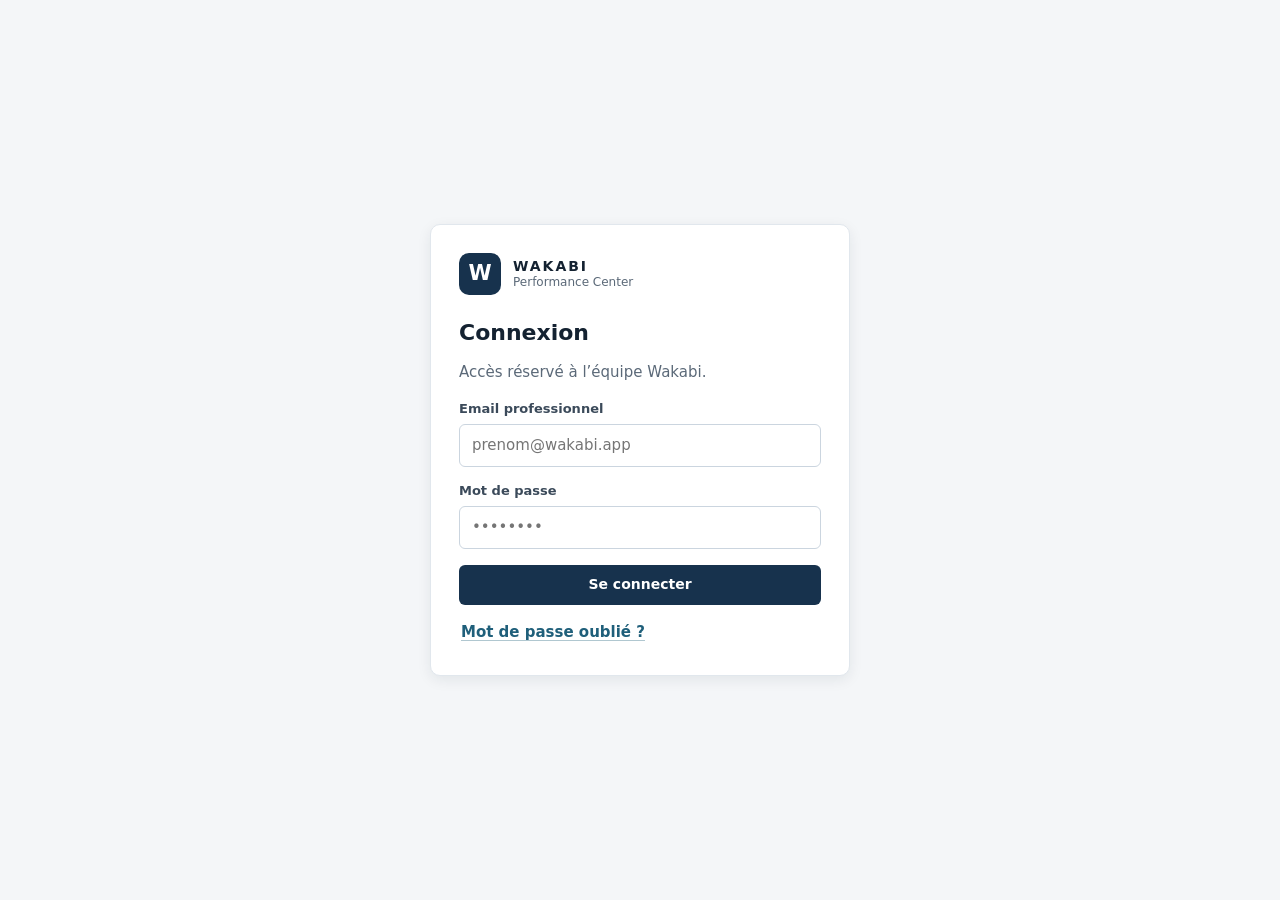
<file: site/index.html>
<!doctype html>
<html lang="fr">
<head>
  <meta charset="UTF-8" />
  <meta name="robots" content="noindex, nofollow" />
  <meta name="viewport" content="width=device-width, initial-scale=1.0, viewport-fit=cover" />
  <meta name="theme-color" content="#17324d" />
  <meta name="color-scheme" content="light" />
  <meta name="description" content="Wakabi Performance Center - pilotage éditorial interne" />
  <link rel="manifest" href="manifest.webmanifest" />
  <link rel="icon" href="img/icon.svg" type="image/svg+xml" />
  <link rel="apple-touch-icon" href="img/icon-192.png" />
  <link rel="stylesheet" href="css/styles.css" />
  <title>Wakabi Performance Center</title>
</head>
<body>
  <a class="skip-link" href="#page">Aller au contenu</a>
  <div id="app">
    <section id="loading" class="center-screen" aria-busy="true">
      <div class="loader" aria-hidden="true"></div><p>Chargement de Wakabi Performance…</p>
    </section>

    <section id="setupView" class="center-screen hidden">
      <div class="auth-card">
        <div class="brand"><div class="logo" aria-hidden="true">W</div><div><strong>WAKABI</strong><span>Performance Center</span></div></div>
        <h1>Configuration requise</h1>
        <p id="setupMsg">Le fichier <code>config.js</code> ne contient pas encore l’adresse du projet Supabase et sa clé publique.</p>
        <ol class="steps">
          <li>Ouvrir <code>config.js</code>.</li>
          <li>Renseigner <code>SUPABASE_URL</code> et <code>SUPABASE_PUBLISHABLE_KEY</code> (clé publique « publishable » uniquement).</li>
          <li>Remettre le site en ligne.</li>
        </ol>
        <p class="muted">N’ajoute jamais une clé <em>secret/service_role</em> dans ce site.</p>
      </div>
    </section>

    <section id="authView" class="center-screen hidden">
      <div class="auth-card">
        <div class="brand"><div class="logo" aria-hidden="true">W</div><div><strong>WAKABI</strong><span>Performance Center</span></div></div>
        <h1>Connexion</h1>
        <p class="muted">Accès réservé à l’équipe Wakabi.</p>
        <form id="loginForm">
          <div id="loginEmailBlock">
            <label for="email">Email professionnel</label>
            <input id="email" type="email" required autocomplete="username" inputmode="email" placeholder="prenom@wakabi.app"/>
          </div>
          <div id="loginUserBlock" class="hidden">
            <label for="username">Identifiant</label>
            <input id="username" type="text" autocomplete="username" autocapitalize="none" spellcheck="false" placeholder="ex. clemence"/>
          </div>
          <label for="password">Mot de passe</label>
          <input id="password" type="password" required autocomplete="current-password" placeholder="••••••••"/>
          <button class="btn primary full" type="submit">Se connecter</button>
        </form>
        <p class="auth-links"><button id="forgotBtn" class="link" type="button">Mot de passe oublié ?</button></p>
        <div id="authInfo" class="callout good hidden" role="status"></div>
        <div id="authError" class="error hidden" role="alert"></div>
        <button id="retryBtn" class="btn ghost full hidden" type="button">Réessayer</button>
      </div>
    </section>

    <section id="passwordView" class="center-screen hidden">
      <div class="auth-card">
        <div class="brand"><div class="logo" aria-hidden="true">W</div><div><strong>WAKABI</strong><span>Performance Center</span></div></div>
        <h1>Choisir votre mot de passe</h1>
        <p class="muted">Pour sécuriser votre compte, choisissez un mot de passe personnel avant d’accéder à l’application.</p>
        <form id="passwordForm">
          <label for="newPassword">Nouveau mot de passe</label>
          <input id="newPassword" type="password" required minlength="8" autocomplete="new-password" placeholder="8 caractères minimum" aria-describedby="pwdHint"/>
          <p id="pwdHint" class="field-hint">8 caractères minimum, différent de l’actuel.</p>
          <label for="newPassword2">Confirmer le mot de passe</label>
          <input id="newPassword2" type="password" required minlength="8" autocomplete="new-password"/>
          <label class="check"><input id="showPassword" type="checkbox"/> Afficher les mots de passe</label>
          <div id="nonceBlock" class="hidden">
            <label for="passwordNonce">Code de vérification reçu par email</label>
            <input id="passwordNonce" type="text" inputmode="numeric" autocomplete="one-time-code"/>
          </div>
          <button id="passwordSubmit" class="btn primary full" type="submit">Enregistrer le mot de passe</button>
        </form>
        <p class="auth-links"><button id="passwordLogout" class="link" type="button">Se déconnecter</button></p>
        <div id="passwordError" class="error hidden" role="alert"></div>
      </div>
    </section>

    <section id="mainView" class="shell hidden">
      <aside class="sidebar" aria-label="Navigation principale">
        <div class="brand sidebar-brand"><div class="logo sm" aria-hidden="true">W</div><div><strong>WAKABI</strong><span>Performance Center</span></div></div>
        <nav id="nav" aria-label="Écrans"></nav>
        <div class="profile-box">
          <div class="avatar" id="avatar" aria-hidden="true">W</div>
          <div class="profile-copy"><strong id="profileName">Utilisateur</strong><span id="profileRole"></span></div>
        </div>
        <button id="logoutBtn" class="btn sidebar-logout full" type="button">Déconnexion</button>
      </aside>

      <div class="main-col">
        <header class="topbar">
          <div class="topbar-titles"><h1 id="pageTitle">Aujourd’hui</h1><p id="pageSubtitle"></p></div>
          <div class="topbar-actions">
            <button id="bellBtn" class="icon-btn bell hidden" type="button" data-act="bell" aria-haspopup="dialog" aria-expanded="false" aria-controls="bellPanel" aria-label="Relevés à saisir">
              <svg class="ico" width="20" height="20" viewBox="0 0 24 24" fill="none" stroke="currentColor" stroke-width="1.75" stroke-linecap="round" stroke-linejoin="round" aria-hidden="true" focusable="false"><path d="M6 8a6 6 0 0 1 12 0c0 7 3 9 3 9H3s3-2 3-9"/><path d="M10.3 21a1.94 1.94 0 0 0 3.4 0"/></svg>
              <span id="bellCount" class="bell-count hidden" aria-hidden="true">0</span>
            </button>
            <button id="newContentBtn" class="btn primary" type="button"><svg class="ico" width="16" height="16" viewBox="0 0 24 24" fill="none" stroke="currentColor" stroke-width="2" stroke-linecap="round" aria-hidden="true" focusable="false"><path d="M12 5v14M5 12h14"/></svg><span class="btn-text">Nouveau contenu</span></button>
          </div>
        </header>
        <div id="bellPanel" class="bell-panel hidden" role="dialog" aria-label="Relevés à saisir"></div>
        <main id="page" class="page" tabindex="-1"></main>
      </div>

      <nav id="bottomNav" class="bottom-nav" aria-label="Navigation"></nav>
    </section>
  </div>

  <div id="modal" class="modal hidden">
    <div class="backdrop" data-close-modal></div>
    <div class="modal-card" role="dialog" aria-modal="true" aria-labelledby="modalTitle" tabindex="-1">
      <div class="modal-head"><h2 id="modalTitle"></h2><button class="icon-btn close" type="button" data-close-modal aria-label="Fermer"><svg class="ico" width="20" height="20" viewBox="0 0 24 24" fill="none" stroke="currentColor" stroke-width="1.75" stroke-linecap="round" aria-hidden="true" focusable="false"><path d="M18 6 6 18M6 6l12 12"/></svg></button></div>
      <div id="modalBody"></div>
    </div>
  </div>
  <div id="toast" class="toast hidden" role="status" aria-live="polite"></div>

  <script src="config.js"></script>
  <script src="vendor/supabase.js"></script>
  <!-- Scripts de l'application : ordre important (calculs, base commune, écrans, démarrage en dernier). -->
  <script defer src="js/calc.js"></script>
  <script defer src="js/icons.js"></script>
  <script defer src="js/core.js"></script>
  <script defer src="js/auth.js"></script>
  <script defer src="js/navigation.js"></script>
  <script defer src="js/rules.js"></script>
  <script defer src="js/ui.js"></script>
  <script defer src="js/rules-shared.js"></script>
  <script defer src="js/views/today.js"></script>
  <script defer src="js/views/contents.js"></script>
  <script defer src="js/views/entry.js"></script>
  <script defer src="js/views/analytics.js"></script>
  <script defer src="js/views/app-kpis.js"></script>
  <script defer src="js/views/direction.js"></script>
  <script defer src="js/views/compare.js"></script>
  <script defer src="js/views/calendar.js"></script>
  <script defer src="js/views/reports.js"></script>
  <script defer src="js/route-state.js"></script>
  <script defer src="js/views/team.js"></script>
  <script defer src="js/views/lists.js"></script>
  <script defer src="js/views/guide.js"></script>
  <script defer src="js/forms/content.js"></script>
  <script defer src="js/forms/metric.js"></script>
  <script defer src="js/views/content-detail.js"></script>
  <script defer src="js/forms/kpi.js"></script>
  <script defer src="js/organisation.js"></script>
  <script defer src="js/analyse-plus.js"></script>
  <script defer src="js/imports.js"></script>
  <script defer src="js/main.js"></script>
</body>
</html>
</file>
<file: site/css/styles.css>
/* Wakabi Performance Center — système de design (sobre, dense, lisible).
   Jetons sémantiques : aucune couleur brute dans les composants. Polices système (aucun téléchargement, fonctionne hors ligne).
   Points de rupture : ≤ 760 px téléphone (barre du bas) · 761–1079 px tablette (rail) · ≥ 1080 px ordinateur (barre latérale). */
:root{
 --brand:#17324d;--brand-2:#20425f;--brand-ink:#dfe8ef;--accent:#2b7897;--accent-strong:#1f5f7a;--accent-weak:#e8f2f6;
 --bg:#f4f6f8;--surface:#fff;--surface-2:#f8fafb;--line:#e1e7ed;--line-strong:#cbd5df;
 --ink:#142231;--ink-2:#3b4a5a;--muted:#5b6978;
 --good:#1a7048;--good-bg:#e6f4ec;--warn:#875700;--warn-bg:#fdf3d8;--bad:#b42318;--bad-bg:#fdecea;--neutral:#4d5b6a;--neutral-bg:#edf1f4;
 --focus:#2b7897;--radius:10px;--radius-sm:6px;
 --shadow-1:0 1px 2px rgba(16,32,48,.05);--shadow-2:0 4px 14px rgba(16,32,48,.08);--shadow-3:0 18px 48px rgba(16,32,48,.22);
 --font:system-ui,-apple-system,"Segoe UI",Roboto,"Helvetica Neue",Arial,sans-serif;
 --ease:cubic-bezier(.2,.7,.2,1);--dur:180ms;
 --sp-1:4px;--sp-2:8px;--sp-3:12px;--sp-4:16px;--sp-5:20px;--sp-6:24px;--sp-8:32px;
 --z-sticky:20;--z-nav:30;--z-pop:40;--z-modal:50;--z-toast:60;--z-banner:70;
 --bottom-nav-h:64px;
}
*{box-sizing:border-box}
html{-webkit-text-size-adjust:100%}
html,body{margin:0;background:var(--bg);color:var(--ink);font-family:var(--font);font-size:15px;line-height:1.5}
body.modal-open{overflow:hidden}
button,input,select,textarea{font:inherit;color:inherit}
button{cursor:pointer;touch-action:manipulation}
a{color:var(--accent-strong)}
h1,h2,h3{margin:0;line-height:1.25;color:var(--ink)}
.hidden{display:none!important}
.muted,.meta{color:var(--muted)}
.meta{font-size:13px}
code{background:var(--neutral-bg);padding:1px 5px;border-radius:4px;font-size:.92em}
.sr-only{position:absolute!important;width:1px;height:1px;padding:0;margin:-1px;overflow:hidden;clip:rect(0 0 0 0);white-space:nowrap;border:0}
.ico{flex:none;vertical-align:middle}
:focus-visible{outline:3px solid var(--focus);outline-offset:2px;border-radius:4px}
.skip-link{position:absolute;left:12px;top:-60px;z-index:var(--z-banner);background:var(--brand);color:#fff;padding:10px 14px;border-radius:var(--radius-sm);font-weight:600;text-decoration:none}
.skip-link:focus{top:12px}
.env-banner{position:sticky;top:0;z-index:var(--z-banner);background:#b00020;color:#fff;text-align:center;font-weight:600;font-size:14px;padding:6px 12px}

/* ---------- Écrans d'accès ---------- */
.center-screen{min-height:100vh;min-height:100dvh;display:grid;place-items:center;padding:var(--sp-6);background:var(--bg)}
.auth-card{width:min(420px,100%);background:var(--surface);border:1px solid var(--line);border-radius:var(--radius);box-shadow:var(--shadow-2);padding:28px}
.auth-card h1{font-size:22px;margin:24px 0 4px}
.auth-links{margin:12px 0 0}
.brand{display:flex;align-items:center;gap:12px}
.brand>div:last-child{display:flex;flex-direction:column;line-height:1.2}
.brand strong{letter-spacing:.14em;font-size:14px}
.brand span{font-size:12px;color:var(--muted)}
.logo{width:42px;height:42px;border-radius:10px;display:grid;place-items:center;color:#fff;background:var(--brand);font-size:21px;font-weight:800}
.logo.sm{width:36px;height:36px;border-radius:9px;font-size:18px;background:var(--accent)}
.steps{line-height:1.7;padding-left:20px}
.loader{width:34px;height:34px;border:3px solid var(--line);border-top-color:var(--brand);border-radius:50%;animation:spin .8s linear infinite}
@keyframes spin{to{transform:rotate(360deg)}}

/* ---------- Formulaires ---------- */
label{display:block;font-size:13px;font-weight:600;color:var(--ink-2);margin:14px 0 6px}
input,select,textarea{width:100%;min-height:42px;padding:9px 12px;border:1px solid var(--line-strong);border-radius:var(--radius-sm);background:var(--surface);outline:none;transition:border-color var(--dur) var(--ease),box-shadow var(--dur) var(--ease)}
input:focus,select:focus,textarea:focus{border-color:var(--accent);box-shadow:0 0 0 3px rgba(43,120,151,.18)}
input:disabled,select:disabled,textarea:disabled{background:var(--surface-2);color:var(--muted);cursor:not-allowed}
textarea{min-height:84px;resize:vertical}
input[type=checkbox]{width:18px;height:18px;min-height:0;accent-color:var(--accent)}
.check{display:flex;align-items:center;gap:8px;font-weight:500;color:var(--ink)}
.check input{margin:0}
.field-hint{font-size:12.5px;color:var(--muted);margin:6px 0 0;align-self:end}
.field-error{color:var(--bad);font-size:13px;margin:6px 0 0;width:100%}
.form-grid{display:grid;grid-template-columns:1fr 1fr;gap:4px 16px}
.full-span{grid-column:1/-1}
.error{margin-top:12px;padding:10px 12px;border-radius:var(--radius-sm);background:var(--bad-bg);color:var(--bad);font-size:14px}

/* ---------- Boutons ---------- */
.btn{display:inline-flex;align-items:center;justify-content:center;gap:8px;min-height:40px;border:1px solid transparent;border-radius:var(--radius-sm);padding:8px 14px;font-weight:600;font-size:14px;line-height:1.2;text-decoration:none;white-space:nowrap;transition:background var(--dur) var(--ease),border-color var(--dur) var(--ease),color var(--dur) var(--ease)}
.btn.primary{background:var(--brand);color:#fff}
.btn.primary:hover{background:var(--brand-2)}
.btn.ghost,.btn.soft{background:var(--surface);border-color:var(--line-strong);color:var(--ink)}
.btn.ghost:hover,.btn.soft:hover{background:var(--surface-2);border-color:var(--muted)}
.btn.danger{background:var(--bad-bg);color:var(--bad)}
.btn.danger:hover{border-color:var(--bad)}
.btn.danger-ghost{background:var(--surface);border-color:#f0c4bf;color:var(--bad)}
.btn.danger-ghost:hover{background:var(--bad-bg)}
.btn.full{width:100%;margin-top:16px}
.btn.sm{min-height:34px;padding:6px 11px;font-size:13px}
button:disabled{opacity:.55;cursor:progress}
.link{display:inline-flex;align-items:center;gap:4px;border:0;background:transparent;color:var(--accent-strong);font-weight:600;padding:4px 2px;text-decoration:underline;text-underline-offset:3px;text-decoration-color:rgba(31,95,122,.35)}
.link:hover{text-decoration-color:currentColor}
.link.sm{font-size:13px}
.icon-btn{position:relative;display:inline-grid;place-items:center;width:40px;height:40px;border:1px solid var(--line);border-radius:var(--radius-sm);background:var(--surface);color:var(--ink-2)}
.icon-btn:hover{background:var(--surface-2);color:var(--ink)}
.cell-link{border:0;background:none;padding:0;text-align:left;font-weight:600;color:var(--ink);cursor:pointer;line-height:1.35}
.cell-link:hover{color:var(--accent-strong);text-decoration:underline;text-underline-offset:3px}

/* ---------- Coquille de l'application ---------- */
.shell{min-height:100vh;min-height:100dvh;display:grid;grid-template-columns:248px minmax(0,1fr)}
.sidebar{background:var(--brand);color:#fff;height:100vh;height:100dvh;position:sticky;top:0;padding:18px 12px;display:flex;flex-direction:column;overflow-y:auto}
.sidebar-brand{padding:2px 8px}
.sidebar-brand span{color:#b9c9d6}
#nav{display:flex;flex-direction:column;gap:14px;margin-top:24px}
.nav-group{display:flex;flex-direction:column;gap:2px}
.nav-title{font-size:11px;letter-spacing:.08em;text-transform:uppercase;color:#a9bccb;font-weight:600;padding:6px 12px 4px}
.nav-btn{position:relative;display:flex;align-items:center;gap:12px;width:100%;min-height:42px;border:0;background:transparent;color:var(--brand-ink);text-align:left;border-radius:8px;padding:9px 12px;font-weight:500;font-size:14.5px;transition:background var(--dur) var(--ease)}
.nav-btn:hover{background:rgba(255,255,255,.08);color:#fff}
.nav-btn.is-active{background:rgba(255,255,255,.14);color:#fff;font-weight:600}
.nav-btn.is-active::before{content:"";position:absolute;left:-12px;top:8px;bottom:8px;width:3px;border-radius:0 3px 3px 0;background:#8fd0e6}
.nav-btn:focus-visible{outline-color:#8fd0e6}
.nav-count{margin-left:auto;min-width:22px;height:22px;padding:0 6px;border-radius:11px;background:#fff;color:var(--brand);font-size:12px;font-weight:700;display:inline-grid;place-items:center}
.profile-box{display:flex;align-items:center;gap:10px;margin-top:auto;padding:16px 8px 8px;border-top:1px solid rgba(255,255,255,.12)}
.avatar{width:36px;height:36px;flex:none;border-radius:50%;background:#e3edf3;color:var(--brand);display:grid;place-items:center;font-weight:700}
.profile-copy{display:flex;flex-direction:column;min-width:0}
.profile-copy strong{white-space:nowrap;overflow:hidden;text-overflow:ellipsis;font-size:14px}
.profile-copy span{font-size:12px;color:#b9c9d6;white-space:nowrap;overflow:hidden;text-overflow:ellipsis}
.btn.sidebar-logout{background:transparent;border-color:rgba(255,255,255,.22);color:#fff;margin-top:10px}
.btn.sidebar-logout:hover{background:rgba(255,255,255,.08)}
.main-col{min-width:0;display:flex;flex-direction:column;position:relative}
.topbar{position:sticky;top:0;z-index:var(--z-sticky);display:flex;align-items:center;justify-content:space-between;gap:16px;min-height:68px;padding:12px 28px;background:rgba(255,255,255,.96);border-bottom:1px solid var(--line);backdrop-filter:saturate(1.2) blur(6px)}
.topbar-titles{min-width:0}
.topbar h1{font-size:20px;font-weight:700;white-space:nowrap;overflow:hidden;text-overflow:ellipsis}
.topbar p{margin:2px 0 0;color:var(--muted);font-size:13px;white-space:nowrap;overflow:hidden;text-overflow:ellipsis}
.topbar-actions{display:flex;align-items:center;gap:10px;flex:none}
.page{width:100%;max-width:1440px;margin:0 auto;padding:24px 28px 48px}
.page:focus{outline:none}
.bottom-nav{display:none}

/* ---------- Cloche ---------- */
.bell-count{position:absolute;top:-6px;right:-6px;min-width:20px;height:20px;padding:0 5px;border-radius:10px;background:var(--brand);color:#fff;font-size:11.5px;font-weight:700;display:grid;place-items:center;border:2px solid var(--surface)}
.bell-count.is-late{background:var(--bad)}
.bell-panel{position:absolute;right:20px;top:64px;z-index:var(--z-pop);width:min(400px,calc(100vw - 24px));max-height:min(70vh,560px);display:flex;flex-direction:column;background:var(--surface);border:1px solid var(--line);border-radius:var(--radius);box-shadow:var(--shadow-3)}
.bell-head{display:flex;align-items:center;justify-content:space-between;padding:12px 12px 10px 16px;border-bottom:1px solid var(--line)}
.bell-head h2{font-size:15px}
.bell-head .icon-btn{width:36px;height:36px;border:0}
.bell-body{overflow-y:auto;padding:6px 0}
.bell-group{font-size:11.5px;text-transform:uppercase;letter-spacing:.06em;font-weight:700;color:var(--muted);padding:10px 16px 4px}
.bell-item{display:flex;align-items:center;justify-content:space-between;gap:10px;width:100%;border:0;background:none;text-align:left;padding:10px 16px;min-height:52px}
.bell-item:hover{background:var(--surface-2)}
.bell-main{display:flex;flex-direction:column;min-width:0}
.bell-main strong{font-size:14px;white-space:nowrap;overflow:hidden;text-overflow:ellipsis}
.bell-main span{font-size:12.5px;color:var(--muted)}
.bell-foot{padding:10px 12px 12px;border-top:1px solid var(--line)}
.bell-foot .btn.full{margin-top:0}

/* ---------- Structure de page ---------- */
.grid{display:grid;gap:16px}
.kpis{grid-template-columns:repeat(4,minmax(0,1fr))}
.kpis.small{grid-template-columns:repeat(6,minmax(0,1fr));gap:12px}
.two{grid-template-columns:minmax(0,1.3fr) minmax(0,1fr)}
.three{grid-template-columns:repeat(3,minmax(0,1fr))}
.grid+.grid,.grid+.card,.card+.grid,.card+.card,.callout+.grid,.context+.grid{margin-top:16px}
.stack{display:flex;flex-direction:column;gap:16px;min-width:0}
.grid>*,.stack>*{margin-top:0!important}
.page-bar{display:flex;align-items:center;justify-content:space-between;gap:12px;flex-wrap:wrap;margin-bottom:16px}
.page-bar-left,.page-bar-right{display:flex;align-items:center;gap:10px;flex-wrap:wrap}
.scope{display:inline-flex;align-items:center;gap:8px;color:var(--ink-2);font-size:14px}
.section-head{display:flex;align-items:flex-end;justify-content:space-between;gap:12px;flex-wrap:wrap;margin:32px 0 12px}
.section-head.first{margin-top:0}
.section-head h2{font-size:17px}
.section-head h3{font-size:15px}
.card-sub{margin:3px 0 0;color:var(--muted);font-size:13px}
.context{display:flex;align-items:center;gap:8px;color:var(--ink-2);font-size:13.5px;margin:0 0 14px}
.foot-note{color:var(--muted);font-size:13px;margin:14px 2px 0;max-width:90ch}
.lead{font-size:15px;color:var(--ink-2);margin:0 0 14px}
.sub-title{font-size:15px;margin:22px 0 10px}

/* ---------- Cartes ---------- */
.card{background:var(--surface);border:1px solid var(--line);border-radius:var(--radius);box-shadow:var(--shadow-1);padding:18px 20px;min-width:0}
.card-head{display:flex;align-items:flex-start;justify-content:space-between;gap:12px;margin-bottom:12px}
.card-head h2{font-size:15.5px;font-weight:650}
.card.flush{padding:0;overflow:hidden}
.card.flush-body{padding-bottom:4px}
.card.flush-body .table-wrap{margin:0 -20px;border-left:0;border-right:0;border-radius:0;border-bottom:0}
.card.flush .table-wrap{border:0;border-radius:0}

/* ---------- Indicateurs ---------- */
.kpi{background:var(--surface);border:1px solid var(--line);border-radius:var(--radius);box-shadow:var(--shadow-1);padding:14px 16px;min-width:0;display:flex;flex-direction:column;gap:2px}
.kpi-label{display:flex;align-items:center;gap:6px;font-size:13px;font-weight:600;color:var(--ink-2)}
.kpi-value{font-size:26px;font-weight:650;letter-spacing:-.01em;line-height:1.2;margin-top:4px;color:var(--ink)}
.kpi-value small{font-size:15px;font-weight:500;color:var(--muted)}
.kpis.small .kpi-value{font-size:20px}
.kpi-note{font-size:12.5px;color:var(--muted)}
.kpi.tone-bad .kpi-label{color:var(--bad)}
.kpi.tone-warn .kpi-label{color:var(--warn)}
.kpi.tone-good .kpi-label{color:var(--good)}
.delta{display:flex;align-items:center;flex-wrap:wrap;gap:4px;font-size:12.5px;margin-top:6px}
.delta-val{font-weight:650}
.delta-label{color:var(--muted)}
.delta.good{color:var(--good)}
.delta.bad{color:var(--bad)}
.delta.flat{color:var(--muted)}
.nd{color:var(--muted);font-weight:500;text-decoration:underline dotted;text-underline-offset:3px;cursor:help}
.pos{color:var(--good);font-weight:600}
.neg{color:var(--bad);font-weight:600}

/* ---------- Badges ---------- */
.badge{display:inline-flex;align-items:center;gap:4px;padding:3px 8px;border-radius:999px;font-size:12px;font-weight:600;white-space:nowrap;line-height:1.35;border:1px solid transparent}
.badge.good,.badge.green{background:var(--good-bg);color:var(--good)}
.badge.warn,.badge.yellow{background:var(--warn-bg);color:var(--warn)}
.badge.bad,.badge.red{background:var(--bad-bg);color:var(--bad)}
.badge.neutral,.badge.gray{background:var(--neutral-bg);color:var(--neutral)}
.badge.blue{background:var(--accent-weak);color:var(--accent-strong)}
.badge.dim{opacity:.55}
.pub-badges{display:flex;flex-wrap:wrap;gap:4px}
.pill{display:inline-grid;place-items:center;min-width:20px;height:20px;padding:0 6px;border-radius:10px;background:var(--brand);color:#fff;font-size:11.5px;font-weight:700;margin-left:2px}
.legend{display:flex;flex-wrap:wrap;gap:8px}

/* ---------- Listes de lignes ---------- */
.rows{list-style:none;margin:0;padding:0}
.row{display:flex;align-items:center;gap:12px;padding:11px 0;border-top:1px solid var(--line)}
.rows>.row:first-child{border-top:0;padding-top:4px}
.row-main{display:flex;flex-direction:column;min-width:0;flex:1}
.row-main strong{font-weight:600}
.row-figs{display:flex;flex-direction:column;align-items:flex-end;text-align:right;flex:none}
.ranked{counter-reset:rk}
.ranked>.row::before{counter-increment:rk;content:counter(rk);flex:none;width:26px;height:26px;border-radius:50%;background:var(--accent-weak);color:var(--accent-strong);font-weight:700;font-size:13px;display:grid;place-items:center}
.group+.group{margin-top:16px;padding-top:14px;border-top:1px solid var(--line)}
.group-head{display:flex;align-items:baseline;justify-content:space-between;gap:10px;flex-wrap:wrap;margin-bottom:2px}
.more{margin:8px 0 0}
.progress{display:inline-flex;align-items:center;gap:8px;font-size:13px;color:var(--ink-2);font-weight:600;white-space:nowrap}
.progress-bar{width:72px;height:6px;border-radius:3px;background:var(--neutral-bg);overflow:hidden}
.progress-bar span{display:block;height:100%;background:var(--accent);border-radius:3px}

/* ---------- États vides, chargement, aide ---------- */
.empty{display:flex;flex-direction:column;align-items:center;justify-content:center;gap:8px;text-align:center;color:var(--muted);padding:28px 16px}
.empty p{margin:0;max-width:46ch}
.empty .ico{color:var(--line-strong)}
.empty .btn{margin-top:6px}
.skeleton{display:grid;grid-template-columns:repeat(4,1fr);gap:16px}
.skeleton span{height:104px;border-radius:var(--radius);background:linear-gradient(90deg,#e9eef2 0,#f3f6f8 40%,#e9eef2 80%);background-size:300% 100%;animation:shimmer 1.4s ease-in-out infinite}
@keyframes shimmer{from{background-position:100% 0}to{background-position:-100% 0}}
.help-box{margin-top:18px;background:var(--surface);border:1px solid var(--line);border-radius:var(--radius);padding:0 16px}
.help-box>summary{display:flex;align-items:center;gap:8px;min-height:46px;cursor:pointer;font-weight:600;color:var(--ink-2);list-style:none}
.help-box>summary::-webkit-details-marker{display:none}
.help-box>summary::after{content:"";margin-left:auto;width:8px;height:8px;border-right:2px solid var(--muted);border-bottom:2px solid var(--muted);transform:rotate(45deg);transition:transform var(--dur) var(--ease)}
.help-box[open]>summary::after{transform:rotate(-135deg)}
.help-box[open]{padding-bottom:12px}
.help-box ul{margin:0;padding-left:20px;color:var(--ink-2)}
.help-box li+li{margin-top:6px}
.help-box .table-wrap{margin-top:4px}
.table-alt{margin-top:14px}
.table-alt>summary{font-size:13px;font-weight:600;color:var(--accent-strong);cursor:pointer;min-height:36px;display:flex;align-items:center}
.table-alt[open]>summary{margin-bottom:8px}
.defs{margin:0;display:grid;grid-template-columns:minmax(150px,auto) 1fr;gap:8px 16px}
.defs dt{font-weight:600}
.defs dd{margin:0;color:var(--ink-2)}
.plain{margin:0;padding-left:18px;color:var(--ink-2)}
.plain li+li{margin-top:8px}

/* ---------- Encadrés ---------- */
.callout{display:flex;align-items:flex-start;gap:10px;padding:12px 14px;background:var(--surface-2);border:1px solid var(--line);border-radius:var(--radius-sm);font-size:14px;color:var(--ink-2)}
.callout.good{background:var(--good-bg);border-color:#bfe2cf;color:#145a3a}
.callout.warn{background:var(--warn-bg);border-color:#efd896;color:#6b4500}
.callout.warn .ico{color:var(--warn)}
.callout+.callout,.callout+br+.callout{margin-top:10px}
.page>.callout{margin-bottom:16px}
.prewrap{white-space:pre-wrap;overflow-wrap:anywhere;display:block}

/* ---------- Barres (une série, une teinte ; valeur au bout de la barre) ---------- */
.bars{display:flex;flex-direction:column;gap:12px}
.bar-row{display:grid;grid-template-columns:minmax(80px,140px) minmax(0,1fr) auto;align-items:center;gap:12px}
.bar-label{font-size:13.5px;font-weight:500;overflow:hidden;text-overflow:ellipsis;white-space:nowrap}
.bar-area{display:block;height:12px}
.bar-fill{display:block;height:12px;background:var(--accent);border-radius:0 4px 4px 0;transition:width var(--dur) var(--ease)}
.bar-value{font-size:13.5px;font-weight:650;text-align:right;white-space:nowrap}
.bar-value small{display:block;font-size:11.5px;font-weight:500;color:var(--muted)}

/* ---------- Filtres ---------- */
.filters{background:var(--surface);border:1px solid var(--line);border-radius:var(--radius);padding:12px 14px;margin-bottom:16px;box-shadow:var(--shadow-1)}
.filters-row{display:flex;align-items:flex-end;flex-wrap:wrap;gap:10px}
.filters-row+.filters-row{margin-top:10px;padding-top:10px;border-top:1px dashed var(--line)}
.fld{display:flex;flex-direction:column;gap:4px;margin:0;font-size:12px;font-weight:600;color:var(--muted);min-width:150px;flex:0 1 180px}
.fld select,.fld input{min-height:38px;padding:7px 10px;font-size:14px;font-weight:400;color:var(--ink)}
.fld.search{flex:1 1 240px;position:relative}
.fld.search .ico{position:absolute;left:11px;bottom:11px;color:var(--muted);pointer-events:none}
.fld.search input{padding-left:34px}
.filters-more{min-height:38px}
.filters-foot{display:flex;align-items:center;justify-content:space-between;gap:10px;flex-wrap:wrap;margin-top:10px;font-size:13px}
.filters-foot .count{color:var(--ink-2);font-weight:600}
.seg{display:inline-flex;background:var(--neutral-bg);border-radius:8px;padding:3px;gap:2px}
.seg button{border:0;background:transparent;border-radius:6px;padding:6px 11px;min-height:32px;font-size:13px;font-weight:600;color:var(--ink-2)}
.seg button[aria-pressed="true"]{background:var(--surface);color:var(--ink);box-shadow:var(--shadow-1)}

/* ---------- Tableaux ---------- */
.table-wrap{overflow-x:auto;border:1px solid var(--line);border-radius:var(--radius-sm);-webkit-overflow-scrolling:touch}
table{width:100%;border-collapse:collapse;font-size:14px;background:var(--surface)}
th,td{text-align:left;padding:11px 14px;border-bottom:1px solid var(--line);vertical-align:middle}
thead th{font-size:12px;font-weight:600;letter-spacing:.02em;background:var(--surface-2);color:var(--ink-2);white-space:nowrap;position:sticky;top:0}
tbody th{font-weight:600}
tbody tr:last-child>*{border-bottom:0}
tbody tr:hover{background:#fbfcfd}
.num{text-align:right;font-variant-numeric:tabular-nums;white-space:nowrap}
.nowrap{white-space:nowrap}
.title-cell{min-width:220px}
.title-cell .meta{display:block;margin-top:2px}
td.act{text-align:right;width:1%;white-space:nowrap}
tr.is-archived{color:var(--muted)}
tr.is-archived .cell-link{color:var(--ink-2)}
tr.is-replaced{color:var(--muted);text-decoration:line-through;text-decoration-color:rgba(91,105,120,.5)}
tr.is-replaced .badge,tr.is-replaced .link{text-decoration:none}
.cellstack{display:flex;flex-direction:column;align-items:flex-start;gap:3px}
.ext{display:inline-flex;align-items:center;gap:4px;font-size:12.5px;font-weight:500;margin-top:3px}
th .ext{display:flex}

/* ---------- Écrans existants (Équipe, Listes) ---------- */
.toolbar{display:flex;align-items:center;justify-content:space-between;gap:12px;flex-wrap:wrap;margin-bottom:16px}
.toolbar .callout{flex:1 1 420px}
.task-list{display:flex;flex-direction:column;gap:8px}
.task{display:flex;align-items:center;justify-content:space-between;gap:12px;border:1px solid var(--line);border-radius:var(--radius-sm);padding:10px 12px;background:var(--surface)}
.task strong{display:block}
.task span{font-size:12.5px;color:var(--muted)}
.stat-grid{display:grid;grid-template-columns:repeat(4,minmax(0,1fr));gap:10px}
.stat{background:var(--surface-2);border:1px solid var(--line);border-radius:var(--radius-sm);padding:12px}
.stat span{font-size:12px;color:var(--muted)}
.stat strong{display:block;font-size:16px;margin-top:2px}
.info-grid{display:grid;grid-template-columns:repeat(4,minmax(0,1fr));gap:1px;margin:0;background:var(--line);border:1px solid var(--line);border-radius:var(--radius-sm);overflow:hidden}
.info-grid>div{background:var(--surface);padding:10px 12px}
.info-grid dt{font-size:12px;color:var(--muted)}
.info-grid dd{margin:2px 0 0;font-weight:600}

/* ---------- Fenêtres ---------- */
.modal{position:fixed;inset:0;z-index:var(--z-modal);display:grid;place-items:center;padding:20px}
.backdrop{position:absolute;inset:0;background:rgba(15,28,40,.55)}
.modal-card{position:relative;width:min(860px,100%);max-height:calc(100dvh - 40px);overflow:auto;background:var(--surface);border-radius:12px;padding:0 24px 24px;box-shadow:var(--shadow-3);animation:pop var(--dur) var(--ease)}
.modal-card:focus{outline:none}
.modal-head{position:sticky;top:0;z-index:1;display:flex;justify-content:space-between;align-items:center;gap:12px;background:var(--surface);padding:18px 0 12px;margin-bottom:6px;border-bottom:1px solid var(--line)}
.modal-head h2{font-size:18px}
.modal-head .close{border:0;background:var(--neutral-bg)}
.modal-actions{display:flex;justify-content:flex-end;gap:10px;flex-wrap:wrap;margin-top:22px;padding-top:16px;border-top:1px solid var(--line)}
@keyframes pop{from{opacity:0;transform:translateY(8px) scale(.985)}to{opacity:1;transform:none}}
.menu-list{display:flex;flex-direction:column}
.menu-item{display:flex;align-items:center;gap:14px;width:100%;min-height:52px;border:0;border-bottom:1px solid var(--line);background:none;text-align:left;font-size:15px;font-weight:500;padding:0 4px}
.menu-item>span{flex:1}
.menu-item.is-active{color:var(--accent-strong);font-weight:650}
.menu-profile{display:flex;align-items:center;gap:12px;margin:18px 0 0;padding:12px;background:var(--surface-2);border-radius:var(--radius-sm)}
.menu-profile div:last-child{display:flex;flex-direction:column;min-width:0}
.menu-profile span{font-size:13px;color:var(--muted)}
.toast{position:fixed;right:20px;bottom:20px;z-index:var(--z-toast);max-width:min(460px,calc(100vw - 32px));background:var(--ink);color:#fff;padding:12px 16px;border-radius:var(--radius-sm);box-shadow:var(--shadow-3);font-weight:500;font-size:14px;animation:pop var(--dur) var(--ease)}

/* ---------- Calendrier ---------- */
.cal-bar{display:flex;align-items:center;justify-content:space-between;gap:12px;flex-wrap:wrap;margin-bottom:12px}
.cal-nav{display:flex;align-items:center;gap:8px;flex-wrap:wrap}
.cal-title{font-size:17px;margin-left:6px}
.cal-tools{display:flex;align-items:center;gap:14px;flex-wrap:wrap}
.cal-layers{display:flex;gap:12px;flex-wrap:wrap}
.cal-layers .check{margin:0;font-size:13.5px}
.cal-grid{background:var(--surface);border:1px solid var(--line);border-radius:var(--radius);overflow:hidden;box-shadow:var(--shadow-1)}
.cal-head,.cal-week{display:grid;grid-template-columns:repeat(7,minmax(0,1fr))}
.cal-head>div{padding:8px 10px;font-size:12px;font-weight:600;color:var(--ink-2);background:var(--surface-2);border-bottom:1px solid var(--line)}
.wd-short{display:none}
.cal-cell{min-height:118px;padding:6px;border-right:1px solid var(--line);border-bottom:1px solid var(--line);min-width:0;display:flex;flex-direction:column;gap:4px}
.cal-week>.cal-cell:last-child{border-right:0}
.cal-week:last-child>.cal-cell{border-bottom:0}
.cal-cell.out{background:var(--surface-2)}
.cal-cell.out .cal-day>span:first-child{color:#8a96a3}
.cal-day{display:flex;align-items:center;justify-content:space-between;gap:6px;width:100%;border:0;background:none;padding:2px 4px;border-radius:6px;font-weight:600;font-size:13px;color:var(--ink);min-height:28px}
.cal-day:hover{background:var(--neutral-bg)}
.cal-cell.today .cal-day>span:first-child{display:inline-grid;place-items:center;min-width:26px;height:26px;border-radius:13px;background:var(--brand);color:#fff}
.cal-count{font-size:11px;font-weight:600;color:var(--muted);display:none}
.cal-evs{display:flex;flex-direction:column;gap:3px;min-width:0}
.ev{display:flex;align-items:center;gap:5px;width:100%;min-width:0;border:1px solid transparent;border-radius:5px;padding:3px 6px;font-size:12px;font-weight:500;text-align:left;background:var(--neutral-bg);color:var(--neutral);line-height:1.3}
.ev>span{overflow:hidden;text-overflow:ellipsis;white-space:nowrap}
.ev:hover{border-color:currentColor}
.ev.tone-good{background:var(--good-bg);color:var(--good)}
.ev.tone-warn{background:var(--warn-bg);color:var(--warn)}
.ev.tone-bad{background:var(--bad-bg);color:var(--bad)}
.ev.tone-info{background:var(--accent-weak);color:var(--accent-strong)}
.ev.ev-more{background:none;color:var(--accent-strong);font-weight:600;padding-left:4px}
.cal-weekview{display:grid;grid-template-columns:repeat(7,minmax(0,1fr));gap:8px}
.cal-col{background:var(--surface);border:1px solid var(--line);border-radius:var(--radius-sm);padding:8px;min-width:0;min-height:180px;display:flex;flex-direction:column;gap:6px}
.cal-col.today{border-color:var(--accent);box-shadow:0 0 0 1px var(--accent)}
.cal-col-head{display:flex;align-items:baseline;justify-content:space-between;width:100%;border:0;background:none;padding:2px 2px 6px;border-bottom:1px solid var(--line);color:var(--ink-2);font-size:12.5px;text-transform:capitalize}
.cal-col-head strong{font-size:18px;color:var(--ink)}
.cal-empty{font-size:12px;padding:2px}
.cal-legend{margin-top:14px}
.cal-legend .ev{width:auto}
.cmp-bar{display:flex;align-items:flex-end;gap:12px;flex-wrap:wrap;margin-bottom:12px}
.cmp-bar .callout{margin:0;flex:1 1 300px}

/* ---------- Rapports ---------- */
.fld.wide{flex-basis:260px}
.report-actions{display:flex;gap:8px;flex-wrap:wrap}
.report{margin-top:4px}
.report-head{display:flex;justify-content:space-between;gap:16px;margin:4px 0 16px;padding-bottom:14px;border-bottom:2px solid var(--brand)}
.report-head h2{font-size:22px;margin:2px 0 4px}
.eyebrow{margin:0;font-size:12px;letter-spacing:.06em;text-transform:uppercase;font-weight:700;color:var(--accent-strong)}
.defs.compact{grid-template-columns:minmax(120px,auto) 1fr}

/* ---------- Tablette : rail d'icônes avec libellés ---------- */
@media (max-width:1079px){
 .shell{grid-template-columns:88px minmax(0,1fr)}
 .sidebar{padding:14px 8px}
 .sidebar-brand{justify-content:center;padding:0}
 .sidebar-brand>div:last-child,.profile-copy,.btn.sidebar-logout{display:none}
 .nav-title{text-align:center;padding:6px 0 2px;font-size:10px}
 .nav-btn{flex-direction:column;gap:4px;padding:8px 4px;font-size:12px;text-align:center;min-height:56px}
 .nav-btn.is-active::before{left:-8px}
 .nav-count{position:absolute;top:4px;right:10px;margin:0;min-width:18px;height:18px;font-size:11px}
 .profile-box{justify-content:center;padding:12px 0 4px}
 .kpis{grid-template-columns:repeat(2,minmax(0,1fr))}
 .kpis.small{grid-template-columns:repeat(3,minmax(0,1fr))}
 .two{grid-template-columns:minmax(0,1fr)}
 .info-grid{grid-template-columns:repeat(2,minmax(0,1fr))}
 .page{padding:20px 20px 40px}
 .topbar{padding:12px 20px}
}

/* ---------- Téléphone : barre de navigation en bas ---------- */
@media (max-width:760px){
 html,body{font-size:15px}
 .shell{display:block}
 .sidebar{display:none}
 .topbar{min-height:58px;padding:10px 16px;padding-top:max(10px,env(safe-area-inset-top))}
 .topbar h1{font-size:18px}
 .topbar p{font-size:12.5px}
 .btn-text{position:absolute;width:1px;height:1px;overflow:hidden;clip:rect(0 0 0 0);white-space:nowrap}
 #newContentBtn{width:44px;height:44px;padding:0}
 .icon-btn{width:44px;height:44px}
 .page{padding:16px 14px calc(var(--bottom-nav-h) + 28px + env(safe-area-inset-bottom))}
 .bottom-nav{display:grid;grid-template-columns:repeat(5,1fr);position:fixed;left:0;right:0;bottom:0;z-index:var(--z-nav);background:var(--surface);border-top:1px solid var(--line);padding-bottom:env(safe-area-inset-bottom);box-shadow:0 -4px 16px rgba(16,32,48,.06)}
 .bnav-btn{position:relative;display:flex;flex-direction:column;align-items:center;justify-content:center;gap:3px;min-height:var(--bottom-nav-h);border:0;background:none;color:var(--muted);font-size:12px;font-weight:600;padding:6px 2px}
 .bnav-btn.is-active{color:var(--brand)}
 .bnav-btn.is-active::before{content:"";position:absolute;top:0;left:22%;right:22%;height:3px;border-radius:0 0 3px 3px;background:var(--accent)}
 .bnav-btn .nav-count{position:absolute;top:6px;left:calc(50% + 6px);margin:0;min-width:18px;height:18px;font-size:11px;background:var(--bad);color:#fff}
 .bell-panel{position:fixed;left:8px;right:8px;top:64px;width:auto;max-height:calc(100dvh - var(--bottom-nav-h) - 84px)}
 .kpis{gap:10px}
 .kpi{padding:12px 14px}
 .kpi-value{font-size:22px}
 .kpis.small{grid-template-columns:repeat(2,minmax(0,1fr))}
 .card{padding:16px}
 .card.flush-body .table-wrap{margin:0 -16px}
 .filters{padding:12px}
 .fld{flex:1 1 calc(50% - 10px);min-width:0}
 .fld.search{flex-basis:100%}
 .filters-more{flex:1 1 100%}
 .form-grid{grid-template-columns:1fr}
 .modal{padding:0;align-items:end}
 .modal-card{width:100%;max-height:92dvh;border-radius:16px 16px 0 0;padding:0 16px calc(20px + env(safe-area-inset-bottom));animation:sheet 220ms var(--ease)}
 .toast{left:12px;right:12px;bottom:calc(var(--bottom-nav-h) + 12px + env(safe-area-inset-bottom));max-width:none}
 .section-head{margin-top:26px}
 .defs{grid-template-columns:1fr}
 .defs dd{margin-bottom:6px}
 .stat-grid{grid-template-columns:repeat(2,minmax(0,1fr))}
}
@keyframes sheet{from{transform:translateY(24px);opacity:.6}to{transform:none;opacity:1}}

/* Calendrier sur tablette et téléphone : semaine en liste, mois en pastilles (un jour = un bouton). */
@media (max-width:900px){
 .cal-weekview{grid-template-columns:1fr}
 .cal-col{min-height:0}
 .cal-col-head{justify-content:flex-start;gap:10px}
}
@media (max-width:640px){
 .wd-long{display:none}.wd-short{display:inline}
 .cal-head>div{padding:6px 4px;text-align:center}
 .cal-cell{min-height:52px;padding:2px}
 .cal-evs{display:none}
 .cal-day{flex-direction:column;justify-content:center;min-height:48px;padding:2px}
 .cal-count{display:inline-grid;place-items:center;min-width:18px;height:18px;border-radius:9px;background:var(--accent-weak);color:var(--accent-strong)}
 .cal-title{width:100%;margin:4px 0 0;font-size:16px}
 .report-head h2{font-size:19px}
}
/* Tableaux en cartes sur petit écran : chaque cellule porte son intitulé. */
@media (max-width:640px){
 table.cards-sm,table.cards-sm tbody,table.cards-sm tr,table.cards-sm td,table.cards-sm tbody th{display:block;width:100%}
 table.cards-sm thead{position:absolute;width:1px;height:1px;overflow:hidden;clip:rect(0 0 0 0)}
 table.cards-sm tr{padding:10px 14px;border-bottom:1px solid var(--line)}
 table.cards-sm tbody tr:last-child{border-bottom:0}
 table.cards-sm td,table.cards-sm tbody th{display:flex;justify-content:space-between;align-items:flex-start;gap:12px;padding:5px 0;border:0;text-align:right}
 table.cards-sm td::before,table.cards-sm tbody th::before{content:attr(data-label);flex:none;font-size:12.5px;font-weight:600;color:var(--muted);text-align:left}
 table.cards-sm td.title-cell,table.cards-sm tbody th{flex-direction:column;align-items:flex-start;text-align:left;min-width:0}
 table.cards-sm td.title-cell::before,table.cards-sm tbody th::before{display:none}
 table.cards-sm td.title-cell .cell-link,table.cards-sm tbody th{font-size:15px}
 table.cards-sm td.act{justify-content:flex-end;width:100%}
 table.cards-sm td.act::before{display:none}
 table.cards-sm .pub-badges,table.cards-sm .cellstack{justify-content:flex-end;align-items:flex-end}
 .table-wrap:has(table.cards-sm){border:0;overflow:visible}
 .info-grid{grid-template-columns:1fr 1fr}
 .bar-row{grid-template-columns:minmax(70px,96px) minmax(0,1fr) auto;gap:8px}
}

/* Écrans tactiles : cibles d'au moins 44 px. */
@media (pointer:coarse){
 .btn{min-height:44px}
 .btn.sm{min-height:40px}
 .link{min-height:40px}
 .seg button{min-height:40px}
 input,select,textarea{min-height:44px;font-size:16px}
 .fld select,.fld input{min-height:44px;font-size:16px}
}
/* Mouvement réduit demandé par le système. */
@media (prefers-reduced-motion:reduce){
 *,*::before,*::after{animation-duration:.01ms!important;animation-iteration-count:1!important;transition-duration:.01ms!important;scroll-behavior:auto!important}
}
/* Couleurs forcées (Windows contraste élevé) : les états gardent un contour. */
@media (forced-colors:active){
 .badge,.kpi,.card,.btn{border:1px solid CanvasText}
 .bar-fill{background:CanvasText}
}
/* Impression : contenu seul. */
@media print{
 @page{margin:14mm}
 html,body{background:#fff;font-size:11pt}
 .sidebar,.topbar,.bottom-nav,.filters,.seg,.btn,.env-banner,.no-print,.page-bar,.skip-link,.toast,.bell-panel{display:none!important}
 .shell{display:block}
 .page{padding:0;max-width:none}
 .card,.kpi{box-shadow:none;break-inside:avoid;border-color:#bbb}
 .table-wrap{overflow:visible;border-color:#bbb}
 thead th{position:static}
 table.cards-sm thead{position:static;width:auto;height:auto;overflow:visible;clip:auto}
 .grid.two,.kpis{grid-template-columns:repeat(2,minmax(0,1fr))}
 .kpis.small{grid-template-columns:repeat(3,minmax(0,1fr))}
 .delta.good,.delta.bad{color:#000}
 a{color:#000;text-decoration:none}
}

/* ---------- Organisation (tâches, validation, fichiers, échanges) ---------- */
.mt-6{margin-top:6px}
.row-actions{display:flex;gap:6px;flex-wrap:wrap;justify-content:flex-end;flex:none}
.task-row{align-items:flex-start}
.task-row .badge{margin-top:2px}
.brief{margin-top:6px;font-size:13px}
.brief>summary{cursor:pointer;color:var(--accent-strong);font-weight:600;min-height:28px;display:inline-flex;align-items:center}
.brief .prewrap{margin-top:4px;padding:8px 10px;background:var(--surface-2);border-radius:var(--radius-sm);color:var(--ink-2)}
.cell-link.inline{font-weight:500;color:var(--ink-2);font-size:inherit}
.wf{margin-top:8px}
.wf-status{display:flex;align-items:center;gap:8px;flex-wrap:wrap}
.wf-actions{display:flex;gap:8px;flex-wrap:wrap;margin-top:8px}
.inline-fld{min-width:0;flex:0 0 auto}
.inline-fld select{min-height:34px;padding:5px 8px}
.upload{display:flex;align-items:center;gap:10px;flex-wrap:wrap;margin-top:10px}
.upload label.btn{margin:0}
.file-ico{flex:none;width:30px;height:30px;border-radius:8px;display:grid;place-items:center;background:var(--accent-weak);color:var(--accent-strong)}
.thread{list-style:none;margin:0;padding:0;display:flex;flex-direction:column;gap:8px}
.msg{border:1px solid var(--line);border-radius:var(--radius-sm);padding:10px 12px;background:var(--surface)}
.msg.valide{border-color:#bfe2cf;background:var(--good-bg)}
.msg.a_corriger{border-color:#efd896;background:var(--warn-bg)}
.msg-head{display:flex;align-items:center;gap:8px;flex-wrap:wrap;margin-bottom:4px}
.comment-box{display:flex;gap:8px;align-items:flex-end;margin-top:10px}
.comment-box textarea{min-height:44px}
.skeleton.small{grid-template-columns:1fr}.skeleton.small span{height:60px}
.bell-item.unread{background:#f3f8fb}
.dot{flex:none;width:9px;height:9px;border-radius:50%;background:var(--accent)}
.bell-foot{display:flex;gap:8px}.bell-foot .btn{flex:1}
.foot-actions{display:flex;align-items:center;gap:12px;flex-wrap:wrap}
.saved-views{display:inline-flex;align-items:center;gap:8px}
/* ---------- Objectifs (jauge : remplissage = avancement ; trait = part de la période écoulée) ---------- */
.obj-row{align-items:flex-start}
.meter{position:relative;height:8px;border-radius:4px;background:var(--neutral-bg);margin:8px 0 6px;max-width:520px}
.meter-fill{display:block;height:100%;border-radius:4px;background:var(--accent)}
.meter-fill.good{background:var(--good)}.meter-fill.bad{background:var(--bad)}.meter-fill.neutral{background:var(--line-strong)}
.meter-mark{position:absolute;top:-3px;bottom:-3px;width:2px;background:var(--ink);border-radius:1px}
/* ---------- Imports ---------- */
.map-grid{grid-template-columns:repeat(3,minmax(0,1fr))}
tr.row-error{background:#fff8f7}
@media (max-width:760px){.map-grid{grid-template-columns:1fr 1fr}.comment-box{flex-direction:column;align-items:stretch}.row-actions{width:100%;justify-content:flex-start}.task-row{flex-wrap:wrap}}
</file>
